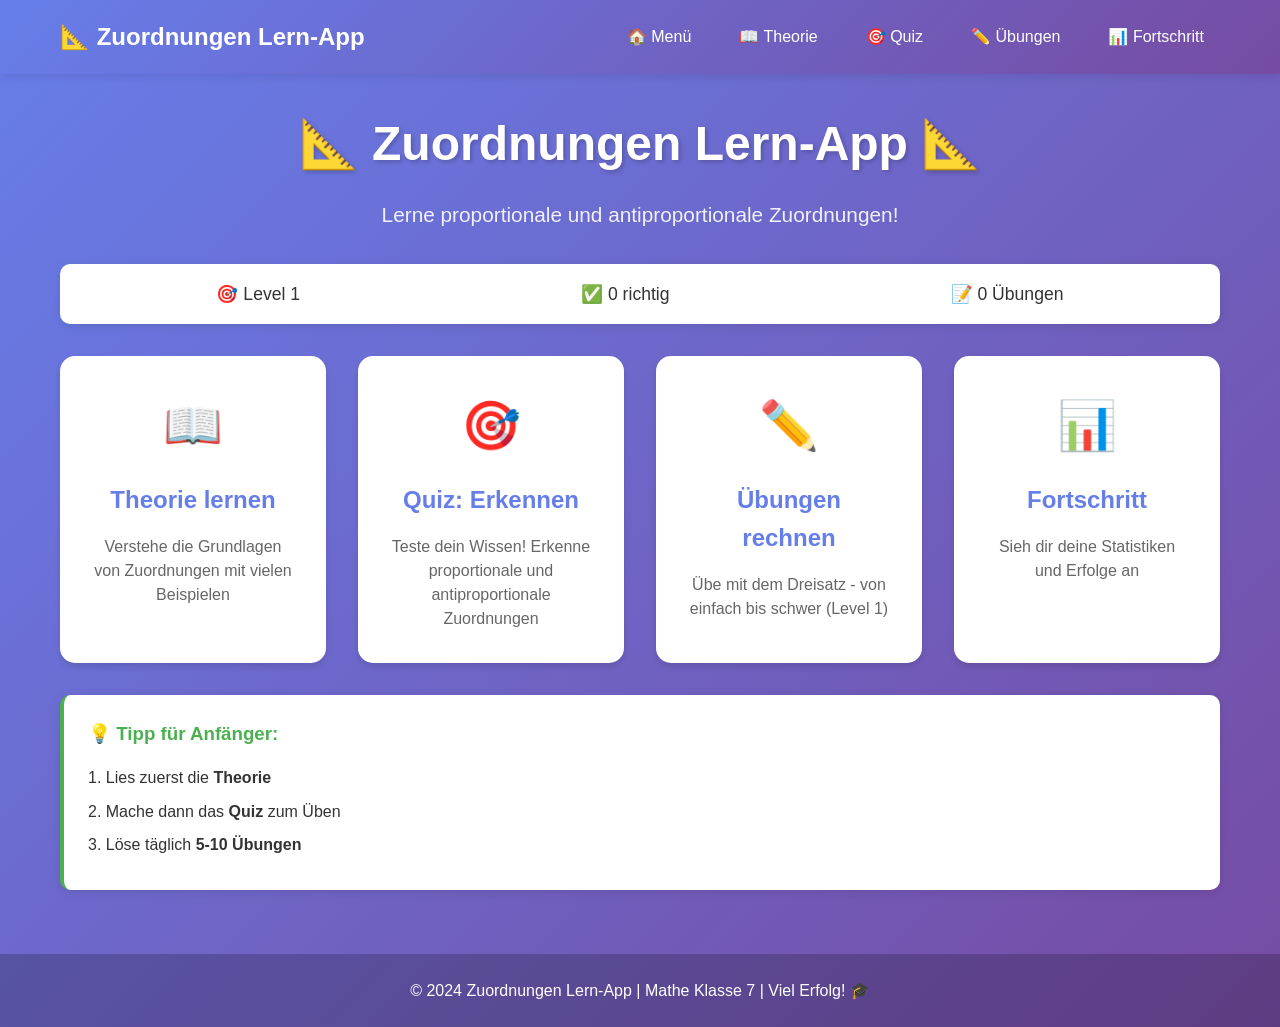
<file: index.html>
<!DOCTYPE html>
<html lang="de">
<head>
    <meta charset="UTF-8">
    <meta name="viewport" content="width=device-width, initial-scale=1.0">
    <title>📐 Zuordnungen Lern-App</title>
    <link rel="stylesheet" href="static/css/style.css">
    <style>
        /* Page Container */
        .page {
            display: none;
        }
        .page.active {
            display: block;
        }
    </style>
</head>
<body>
    <!-- Navigation -->
    <nav class="navbar">
        <div class="container">
            <div class="nav-brand">
                <a href="#" onclick="showPage('home')">📐 Zuordnungen Lern-App</a>
            </div>
            <div class="nav-links">
                <a href="#" onclick="showPage('home')" class="nav-link">🏠 Menü</a>
                <a href="#" onclick="showPage('theorie')" class="nav-link">📖 Theorie</a>
                <a href="#" onclick="showPage('quiz')" class="nav-link">🎯 Quiz</a>
                <a href="#" onclick="showPage('uebungen')" class="nav-link">✏️ Übungen</a>
                <a href="#" onclick="showPage('fortschritt')" class="nav-link">📊 Fortschritt</a>
            </div>
        </div>
    </nav>

    <main class="main-content">
        <div class="container">
            <!-- HOME PAGE -->
            <div id="home-page" class="page active">
                <div class="hero">
                    <h1 class="hero-title">📐 Zuordnungen Lern-App 📐</h1>
                    <p class="hero-subtitle">Lerne proportionale und antiproportionale Zuordnungen!</p>
                </div>

                <div class="progress-bar-container">
                    <div class="progress-info">
                        <span>🎯 Level <span id="home-level">1</span></span>
                        <span>✅ <span id="home-correct">0</span> richtig</span>
                        <span>📝 <span id="home-exercises">0</span> Übungen</span>
                    </div>
                </div>

                <div class="menu-grid">
                    <a href="#" onclick="showPage('theorie')" class="menu-card">
                        <div class="menu-icon">📖</div>
                        <h2>Theorie lernen</h2>
                        <p>Verstehe die Grundlagen von Zuordnungen mit vielen Beispielen</p>
                    </a>

                    <a href="#" onclick="showPage('quiz')" class="menu-card">
                        <div class="menu-icon">🎯</div>
                        <h2>Quiz: Erkennen</h2>
                        <p>Teste dein Wissen! Erkenne proportionale und antiproportionale Zuordnungen</p>
                        <div class="badge" id="quiz-badge" style="display:none;">Score: <span id="quiz-score-badge">0</span>/10</div>
                    </a>

                    <a href="#" onclick="showPage('uebungen')" class="menu-card">
                        <div class="menu-icon">✏️</div>
                        <h2>Übungen rechnen</h2>
                        <p>Übe mit dem Dreisatz - von einfach bis schwer (Level <span id="home-level-2">1</span>)</p>
                    </a>

                    <a href="#" onclick="showPage('fortschritt')" class="menu-card">
                        <div class="menu-icon">📊</div>
                        <h2>Fortschritt</h2>
                        <p>Sieh dir deine Statistiken und Erfolge an</p>
                    </a>
                </div>

                <div class="info-box">
                    <h3>💡 Tipp für Anfänger:</h3>
                    <p>1. Lies zuerst die <strong>Theorie</strong></p>
                    <p>2. Mache dann das <strong>Quiz</strong> zum Üben</p>
                    <p>3. Löse täglich <strong>5-10 Übungen</strong></p>
                </div>
            </div>

            <!-- THEORIE PAGE -->
            <div id="theorie-page" class="page">
                <div class="page-header">
                    <h1>📖 Theorie: Zuordnungen</h1>
                    <p>Lerne alles über proportionale und antiproportionale Zuordnungen</p>
                </div>

                <div class="tabs">
                    <button class="tab-button active" onclick="openTab(event, 'grundlagen')">1. Was ist eine Zuordnung?</button>
                    <button class="tab-button" onclick="openTab(event, 'proportional')">2. Proportional</button>
                    <button class="tab-button" onclick="openTab(event, 'antiproportional')">3. Antiproportional</button>
                    <button class="tab-button" onclick="openTab(event, 'erkennung')">4. Wie erkenne ich den Typ?</button>
                </div>

                <!-- Tab Contents (copy from theorie.html) -->
                <div id="grundlagen" class="tab-content active">
                    <h2>📌 Was ist eine Zuordnung?</h2>
                    <div class="theory-section">
                        <p><strong>Eine Zuordnung beschreibt einen Zusammenhang zwischen zwei Größen.</strong><br>
                        Einer Ausgangsgröße wird eine Zielgröße zugeordnet.</p>

                        <h3>Beispiele aus dem Alltag:</h3>
                        <ul>
                            <li>🥚 <strong>Anzahl Eier → Preis</strong><br>5 Eier kosten 2,50 €</li>
                            <li>⏱️ <strong>Arbeitszeit → Lohn</strong><br>2 Stunden Arbeit → 24 € Lohn</li>
                            <li>🚗 <strong>Geschwindigkeit → Fahrzeit</strong><br>Mit 60 km/h braucht man 2 Stunden</li>
                            <li>👷 <strong>Anzahl Arbeiter → Zeit für eine Aufgabe</strong><br>2 Arbeiter brauchen 6 Stunden</li>
                        </ul>

                        <h3>📊 Darstellung von Zuordnungen:</h3>
                        <div class="example-box">
                            <strong>Als Tabelle:</strong>
                            <table class="data-table">
                                <tr><th>Anzahl</th><th>Preis</th></tr>
                                <tr><td>1</td><td>0,50€</td></tr>
                                <tr><td>2</td><td>1,00€</td></tr>
                                <tr><td>3</td><td>1,50€</td></tr>
                            </table>
                        </div>

                        <div class="info-box">
                            <h3>💡 Wichtig:</h3>
                            <p>Es gibt zwei Haupttypen von Zuordnungen:</p>
                            <p><strong>1. PROPORTIONALE Zuordnungen</strong> → Je mehr, desto mehr!</p>
                            <p><strong>2. ANTIPROPORTIONALE Zuordnungen</strong> → Je mehr, desto weniger!</p>
                        </div>
                    </div>
                </div>

                <div id="proportional" class="tab-content">
                    <h2>📈 Proportionale Zuordnungen</h2>
                    <div class="theory-section">
                        <div class="highlight-box">
                            <h3>Definition:</h3>
                            <p>Bei einer proportionalen Zuordnung gilt:<br>
                            → Verdoppelt sich die eine Größe, verdoppelt sich auch die andere<br>
                            → Verdreifacht sich die eine Größe, verdreifacht sich auch die andere</p>
                        </div>

                        <h3>🎯 Erkennungsmerkmale:</h3>
                        <ul class="checklist">
                            <li>✓ <strong>JE MEHR, DESTO MEHR!</strong></li>
                            <li>✓ Beide Größen ändern sich in die <strong>GLEICHE</strong> Richtung</li>
                            <li>✓ Der Quotient (Verhältnis) bleibt <strong>KONSTANT</strong></li>
                        </ul>

                        <h3>📝 Beispiel: Eier kaufen</h3>
                        <div class="example-box">
                            <table class="data-table">
                                <tr><th>Anzahl</th><th>Preis</th><th>Preis/Stück</th></tr>
                                <tr><td>2</td><td>1,00€</td><td>0,50€</td></tr>
                                <tr><td>4</td><td>2,00€</td><td>0,50€</td></tr>
                                <tr><td>6</td><td>3,00€</td><td>0,50€</td></tr>
                            </table>
                            <p class="result">→ Doppelte Anzahl = doppelter Preis<br>
                            → Der Preis pro Stück bleibt gleich (0,50€)</p>
                        </div>

                        <h3>🧮 Rechenweg: Der Dreisatz</h3>
                        <div class="example-box">
                            <p><strong>Aufgabe:</strong> 5 Eier kosten 2,50€. Was kosten 7 Eier?</p>
                            <p class="step"><strong>Schritt 1:</strong> Berechne den Wert für 1 (Einheit)<br>
                            5 Eier → 2,50€<br>
                            1 Ei → 2,50€ ÷ 5 = <span class="highlight">0,50€</span></p>
                            <p class="step"><strong>Schritt 2:</strong> Multipliziere mit der gesuchten Anzahl<br>
                            1 Ei → 0,50€<br>
                            7 Eier → 0,50€ × 7 = <span class="highlight">3,50€</span></p>
                            <p class="result">✓ Antwort: 7 Eier kosten <strong>3,50€</strong></p>
                        </div>

                        <h3>📐 Formel:</h3>
                        <div class="formula-box">
                            <p><strong>y = k · x</strong></p>
                            <p>y = Zielgröße | x = Ausgangsgröße | k = Proportionalitätsfaktor</p>
                        </div>
                    </div>
                </div>

                <div id="antiproportional" class="tab-content">
                    <h2>📉 Antiproportionale Zuordnungen</h2>
                    <div class="theory-section">
                        <div class="highlight-box">
                            <h3>Definition:</h3>
                            <p>Bei einer antiproportionalen Zuordnung gilt:<br>
                            → Verdoppelt sich die eine Größe, halbiert sich die andere<br>
                            → Verdreifacht sich die eine Größe, drittelt sich die andere</p>
                        </div>

                        <h3>🎯 Erkennungsmerkmale:</h3>
                        <ul class="checklist">
                            <li>✓ <strong>JE MEHR, DESTO WENIGER!</strong></li>
                            <li>✓ Die Größen ändern sich in <strong>ENTGEGENGESETZTE</strong> Richtungen</li>
                            <li>✓ Das Produkt bleibt <strong>KONSTANT</strong></li>
                        </ul>

                        <h3>📝 Beispiel: Arbeiter und Bauzeit</h3>
                        <div class="example-box">
                            <table class="data-table">
                                <tr><th>Arbeiter</th><th>Zeit</th><th>Arbeiter × Zeit</th></tr>
                                <tr><td>2</td><td>12 Tage</td><td>24</td></tr>
                                <tr><td>4</td><td>6 Tage</td><td>24</td></tr>
                                <tr><td>6</td><td>4 Tage</td><td>24</td></tr>
                            </table>
                            <p class="result">→ Doppelte Arbeiter = halbe Zeit<br>
                            → Das Produkt (Arbeiter × Zeit) bleibt konstant!</p>
                        </div>

                        <h3>🧮 Rechenweg: Antiproportionaler Dreisatz</h3>
                        <div class="example-box">
                            <p><strong>Aufgabe:</strong> 3 Arbeiter brauchen 8 Tage. Wie lange brauchen 4 Arbeiter?</p>
                            <p class="step"><strong>Schritt 1:</strong> Berechne das konstante Produkt<br>
                            3 Arbeiter × 8 Tage = <span class="highlight">24</span></p>
                            <p class="step"><strong>Schritt 2:</strong> Teile durch die neue Anzahl<br>
                            24 ÷ 4 Arbeiter = <span class="highlight">6 Tage</span></p>
                            <p class="result">✓ Antwort: 4 Arbeiter brauchen <strong>6 Tage</strong></p>
                        </div>

                        <h3>📐 Formel:</h3>
                        <div class="formula-box">
                            <p><strong>x · y = k</strong> (konstant)</p>
                            <p>oder: <strong>y = k ÷ x</strong></p>
                        </div>
                    </div>
                </div>

                <div id="erkennung" class="tab-content">
                    <h2>🔍 Wie erkenne ich den Typ der Zuordnung?</h2>
                    <div class="theory-section">
                        <h3>📋 Methode 1: Die Frage "Je mehr, desto...?"</h3>
                        <div class="method-box">
                            <p><strong>"Wenn die erste Größe größer wird, wird dann auch die zweite größer?"</strong></p>
                            <p class="answer">✓ JA, beide werden größer → <span class="proportional">PROPORTIONAL</span></p>
                            <p class="answer">✓ NEIN, die zweite wird kleiner → <span class="antiproportional">ANTIPROPORTIONAL</span></p>
                        </div>

                        <h3>Beispiele:</h3>
                        <div class="example-box">
                            <p>🥚 Mehr Eier kaufen → höherer Preis<br>
                            → Beide größer → <span class="proportional">PROPORTIONAL ✓</span></p>
                            <p>👷 Mehr Arbeiter → weniger Zeit<br>
                            → Eine größer, andere kleiner → <span class="antiproportional">ANTIPROPORTIONAL ✓</span></p>
                        </div>

                        <h3>📊 Methode 2: Tabelle prüfen</h3>
                        <div class="method-box">
                            <p><strong>PROPORTIONAL:</strong> Quotient bilden → Ist er immer gleich?</p>
                            <p><strong>ANTIPROPORTIONAL:</strong> Produkt bilden → Ist es immer gleich?</p>
                        </div>

                        <h3>🎯 Methode 3: Verdoppelungstest</h3>
                        <div class="method-box">
                            <p>Verdopple die erste Größe:</p>
                            <p class="answer">✓ Zweite verdoppelt sich → <span class="proportional">PROPORTIONAL</span></p>
                            <p class="answer">✓ Zweite halbiert sich → <span class="antiproportional">ANTIPROPORTIONAL</span></p>
                        </div>
                    </div>
                </div>

                <div class="action-buttons">
                    <button class="btn btn-primary" onclick="showPage('quiz')">Weiter zum Quiz 🎯</button>
                    <button class="btn btn-secondary" onclick="showPage('home')">Zurück zum Menü</button>
                </div>
            </div>

            <!-- QUIZ, UEBUNGEN, FORTSCHRITT pages will be added in the JavaScript below -->
            <div id="quiz-page" class="page"></div>
            <div id="uebungen-page" class="page"></div>
            <div id="fortschritt-page" class="page"></div>
        </div>
    </main>

    <footer class="footer">
        <div class="container">
            <p>&copy; 2024 Zuordnungen Lern-App | Mathe Klasse 7 | Viel Erfolg! 🎓</p>
        </div>
    </footer>

    <script src="app.js"></script>
</body>
</html>
</file>
<file: static/css/style.css>
/* ===== Globale Styles ===== */
* {
    margin: 0;
    padding: 0;
    box-sizing: border-box;
}

body {
    font-family: 'Segoe UI', Tahoma, Geneva, Verdana, sans-serif;
    background: linear-gradient(135deg, #667eea 0%, #764ba2 100%);
    min-height: 100vh;
    line-height: 1.6;
}

.container {
    max-width: 1200px;
    margin: 0 auto;
    padding: 0 20px;
}

/* Navigation */
.navbar {
    background: linear-gradient(135deg, #667eea 0%, #764ba2 100%);
    padding: 1rem 0;
    box-shadow: 0 2px 10px rgba(0,0,0,0.1);
}

.navbar .container {
    display: flex;
    justify-content: space-between;
    align-items: center;
    max-width: 1200px;
    margin: 0 auto;
    padding: 0 20px;
}

.nav-brand a {
    color: white;
    text-decoration: none;
    font-size: 1.5rem;
    font-weight: bold;
}

.nav-links {
    display: flex;
    gap: 1rem;
}

.nav-link {
    color: white;
    text-decoration: none;
    padding: 0.5rem 1rem;
    border-radius: 5px;
    transition: background-color 0.3s;
}

.nav-link:hover {
    background-color: rgba(255, 255, 255, 0.1);
}

/* Main Content */
.main-content {
    min-height: calc(100vh - 180px);
    padding: 2rem 0;
}

/* Hero Section */
.hero {
    text-align: center;
    color: white;
    margin-bottom: 2rem;
}

.hero-title {
    font-size: 3rem;
    margin-bottom: 1rem;
    text-shadow: 2px 2px 4px rgba(0,0,0,0.2);
}

.hero-subtitle {
    font-size: 1.3rem;
    opacity: 0.9;
}

/* Progress Bar */
.progress-bar-container {
    background: white;
    border-radius: 10px;
    padding: 1rem;
    margin-bottom: 2rem;
    box-shadow: 0 2px 10px rgba(0,0,0,0.1);
}

.progress-info {
    display: flex;
    justify-content: space-around;
    font-size: 1.1rem;
    font-weight: 500;
    color: #333;
}

/* Menu Grid */
.menu-grid {
    display: grid;
    grid-template-columns: repeat(auto-fit, minmax(250px, 1fr));
    gap: 2rem;
    margin-bottom: 2rem;
}

.menu-card {
    background: white;
    border-radius: 15px;
    padding: 2rem;
    text-align: center;
    text-decoration: none;
    color: #333;
    transition: transform 0.3s, box-shadow 0.3s;
    box-shadow: 0 4px 6px rgba(0,0,0,0.1);
    position: relative;
}

.menu-card:hover {
    transform: translateY(-5px);
    box-shadow: 0 8px 15px rgba(0,0,0,0.2);
}

.menu-icon {
    font-size: 3rem;
    margin-bottom: 1rem;
}

.menu-card h2 {
    font-size: 1.5rem;
    margin-bottom: 1rem;
    color: #667eea;
}

.menu-card p {
    color: #666;
    line-height: 1.5;
}

.badge {
    position: absolute;
    top: 10px;
    right: 10px;
    background: #4CAF50;
    color: white;
    padding: 0.3rem 0.8rem;
    border-radius: 20px;
    font-size: 0.9rem;
}

/* Info Box */
.info-box {
    background: white;
    border-radius: 10px;
    padding: 1.5rem;
    box-shadow: 0 2px 10px rgba(0,0,0,0.1);
    border-left: 4px solid #4CAF50;
}

.info-box h3 {
    color: #4CAF50;
    margin-bottom: 1rem;
}

.info-box p {
    margin: 0.5rem 0;
    color: #333;
}

/* Page Header */
.page-header {
    text-align: center;
    color: white;
    margin-bottom: 2rem;
}

.page-header h1 {
    font-size: 2.5rem;
    margin-bottom: 0.5rem;
}

.page-header p {
    font-size: 1.2rem;
    opacity: 0.9;
}

/* Tabs */
.tabs {
    display: flex;
    gap: 0.5rem;
    margin-bottom: 2rem;
    flex-wrap: wrap;
}

.tab-button {
    background: white;
    border: none;
    padding: 1rem 1.5rem;
    border-radius: 10px 10px 0 0;
    cursor: pointer;
    font-size: 1rem;
    transition: background-color 0.3s;
}

.tab-button:hover {
    background: #f0f0f0;
}

.tab-button.active {
    background: #667eea;
    color: white;
}

.tab-content {
    display: none;
    background: white;
    padding: 2rem;
    border-radius: 10px;
    box-shadow: 0 2px 10px rgba(0,0,0,0.1);
}

.tab-content.active {
    display: block;
}

/* Theory Sections */
.theory-section {
    color: #333;
}

.theory-section h2 {
    color: #667eea;
    margin-bottom: 1rem;
}

.theory-section h3 {
    color: #764ba2;
    margin-top: 1.5rem;
    margin-bottom: 1rem;
}

.theory-section ul {
    margin-left: 2rem;
    margin-bottom: 1rem;
}

.theory-section li {
    margin: 0.5rem 0;
}

.highlight-box {
    background: #e8f4f8;
    border-left: 4px solid #2196F3;
    padding: 1rem;
    margin: 1rem 0;
    border-radius: 5px;
}

.example-box {
    background: #f9f9f9;
    border: 2px solid #ddd;
    padding: 1rem;
    margin: 1rem 0;
    border-radius: 5px;
}

.formula-box {
    background: #fff3cd;
    border: 2px solid #ffc107;
    padding: 1rem;
    margin: 1rem 0;
    border-radius: 5px;
    text-align: center;
}

.formula-box strong {
    font-size: 1.3rem;
    color: #856404;
}

.method-box {
    background: #e7f3ff;
    border-left: 4px solid #2196F3;
    padding: 1rem;
    margin: 1rem 0;
    border-radius: 5px;
}

.comparison-box {
    display: grid;
    grid-template-columns: 1fr 1fr;
    gap: 1rem;
    margin: 1rem 0;
}

.comparison-item {
    background: #f0f0f0;
    padding: 1rem;
    border-radius: 5px;
}

.comparison-item h4 {
    color: #667eea;
    margin-bottom: 0.5rem;
}

.checklist-box {
    background: #e8f5e9;
    border-left: 4px solid #4CAF50;
    padding: 1rem;
    margin: 1rem 0;
    border-radius: 5px;
}

.data-table {
    width: 100%;
    border-collapse: collapse;
    margin: 1rem 0;
}

.data-table th,
.data-table td {
    padding: 0.8rem;
    border: 1px solid #ddd;
    text-align: center;
}

.data-table th {
    background: #667eea;
    color: white;
}

.step {
    margin: 1rem 0;
    padding-left: 1rem;
}

.result {
    font-weight: bold;
    color: #4CAF50;
    margin-top: 1rem;
}

.highlight {
    background: #ffeb3b;
    padding: 0.2rem 0.4rem;
    border-radius: 3px;
}

.proportional {
    color: #4CAF50;
    font-weight: bold;
}

.antiproportional {
    color: #2196F3;
    font-weight: bold;
}

.answer {
    margin: 0.5rem 0;
}

.checklist {
    list-style: none;
    margin-left: 0;
}

.checklist li {
    padding: 0.5rem 0;
    font-size: 1.05rem;
}

/* Quiz Styles */
.quiz-header {
    display: flex;
    justify-content: space-between;
    background: white;
    padding: 1rem;
    border-radius: 10px;
    margin-bottom: 2rem;
    box-shadow: 0 2px 10px rgba(0,0,0,0.1);
}

.quiz-progress,
.quiz-score {
    font-size: 1.2rem;
    font-weight: bold;
    color: #667eea;
}

.question-box {
    background: white;
    padding: 2rem;
    border-radius: 10px;
    margin-bottom: 2rem;
    box-shadow: 0 2px 10px rgba(0,0,0,0.1);
    font-size: 1.2rem;
    line-height: 1.8;
    color: #333;
}

.answer-buttons {
    display: flex;
    gap: 1rem;
    justify-content: center;
    flex-wrap: wrap;
}

.btn-answer {
    flex: 1;
    min-width: 200px;
}

.result-container {
    background: white;
    padding: 2rem;
    border-radius: 10px;
    box-shadow: 0 2px 10px rgba(0,0,0,0.1);
}

.result-message {
    font-size: 1.5rem;
    padding: 1rem;
    border-radius: 5px;
    margin-bottom: 1rem;
}

.result-message.correct {
    background: #d4edda;
    color: #155724;
    border-left: 4px solid #28a745;
}

.result-message.incorrect {
    background: #f8d7da;
    color: #721c24;
    border-left: 4px solid #dc3545;
}

.explanation {
    background: #f9f9f9;
    padding: 1.5rem;
    border-radius: 5px;
    margin: 1rem 0;
    line-height: 1.8;
}

.final-result {
    background: white;
    padding: 3rem;
    border-radius: 10px;
    text-align: center;
    box-shadow: 0 2px 10px rgba(0,0,0,0.1);
}

.final-result h2 {
    color: #667eea;
    margin-bottom: 2rem;
}

.score-display {
    margin: 2rem 0;
}

.score-number {
    font-size: 4rem;
    font-weight: bold;
    color: #667eea;
}

.score-label {
    font-size: 1.5rem;
    color: #666;
}

.rating {
    margin: 2rem 0;
    font-size: 1.3rem;
}

.rating-excellent { color: #4CAF50; font-weight: bold; }
.rating-good { color: #2196F3; font-weight: bold; }
.rating-ok { color: #FF9800; font-weight: bold; }
.rating-practice { color: #f44336; font-weight: bold; }

/* Exercise Styles */
.level-display {
    background: white;
    padding: 1rem;
    border-radius: 10px;
    margin-bottom: 2rem;
    display: flex;
    justify-content: space-between;
    align-items: center;
    box-shadow: 0 2px 10px rgba(0,0,0,0.1);
}

.level-badge {
    background: #667eea;
    color: white;
    padding: 0.5rem 1rem;
    border-radius: 20px;
    font-size: 1.2rem;
    font-weight: bold;
}

.level-info {
    color: #666;
    font-size: 0.95rem;
}

.exercise-box {
    background: white;
    padding: 2rem;
    border-radius: 10px;
    margin-bottom: 2rem;
    box-shadow: 0 2px 10px rgba(0,0,0,0.1);
    font-size: 1.2rem;
    line-height: 1.8;
    color: #333;
}

.answer-form {
    background: white;
    padding: 2rem;
    border-radius: 10px;
    box-shadow: 0 2px 10px rgba(0,0,0,0.1);
}

.answer-form label {
    display: block;
    margin-bottom: 0.5rem;
    font-weight: bold;
    color: #333;
}

.input-group {
    display: flex;
    gap: 1rem;
    align-items: center;
    margin-bottom: 1.5rem;
}

.input-group input {
    flex: 1;
    padding: 0.8rem;
    font-size: 1.1rem;
    border: 2px solid #ddd;
    border-radius: 5px;
}

.input-group input:focus {
    outline: none;
    border-color: #667eea;
}

.input-group span {
    font-size: 1.1rem;
    font-weight: bold;
    color: #667eea;
}

.solution-display {
    background: #f9f9f9;
    padding: 1.5rem;
    border-radius: 5px;
    margin: 1rem 0;
    line-height: 1.8;
}

.solution-display h3 {
    color: #667eea;
    margin-bottom: 1rem;
}

.level-change-message {
    padding: 1rem;
    border-radius: 5px;
    margin: 1rem 0;
    font-size: 1.1rem;
    text-align: center;
}

.level-change-message.level-up {
    background: #d4edda;
    color: #155724;
    border-left: 4px solid #28a745;
}

.level-change-message.level-down {
    background: #fff3cd;
    color: #856404;
    border-left: 4px solid #ffc107;
}

/* Progress Styles */
.stats-grid {
    display: grid;
    grid-template-columns: repeat(auto-fit, minmax(250px, 1fr));
    gap: 1.5rem;
    margin-bottom: 2rem;
}

.stat-card {
    background: white;
    padding: 2rem;
    border-radius: 10px;
    text-align: center;
    box-shadow: 0 2px 10px rgba(0,0,0,0.1);
    border: 3px solid transparent;
    transition: transform 0.3s;
}

.stat-card:hover {
    transform: translateY(-5px);
}

.stat-icon {
    font-size: 2.5rem;
    margin-bottom: 1rem;
}

.stat-value {
    font-size: 2.5rem;
    font-weight: bold;
    color: #667eea;
    margin-bottom: 0.5rem;
}

.stat-label {
    font-size: 1.1rem;
    color: #666;
    font-weight: 500;
}

.stat-sublabel {
    font-size: 0.9rem;
    color: #999;
}

.motivation-message {
    background: white;
    padding: 2rem;
    border-radius: 10px;
    text-align: center;
    font-size: 1.5rem;
    font-weight: bold;
    margin-bottom: 2rem;
    box-shadow: 0 2px 10px rgba(0,0,0,0.1);
}

.motivation-message.excellent { color: #4CAF50; }
.motivation-message.good { color: #2196F3; }
.motivation-message.ok { color: #FF9800; }
.motivation-message.start { color: #667eea; }

.progress-details {
    background: white;
    padding: 2rem;
    border-radius: 10px;
    margin-bottom: 2rem;
    box-shadow: 0 2px 10px rgba(0,0,0,0.1);
}

.progress-details h2 {
    color: #667eea;
    margin-bottom: 1.5rem;
}

.level-progress {
    display: flex;
    flex-direction: column;
    gap: 1rem;
}

.level-item {
    display: flex;
    gap: 1rem;
    padding: 1rem;
    border-radius: 5px;
    background: #f9f9f9;
    border-left: 4px solid #ddd;
}

.level-item.completed {
    background: #e8f5e9;
    border-left-color: #4CAF50;
}

.level-number {
    width: 40px;
    height: 40px;
    background: #ddd;
    color: white;
    border-radius: 50%;
    display: flex;
    align-items: center;
    justify-content: center;
    font-weight: bold;
    font-size: 1.2rem;
}

.level-item.completed .level-number {
    background: #4CAF50;
}

.level-description strong {
    color: #333;
}

.level-description p {
    color: #666;
    margin-top: 0.3rem;
}

/* Buttons */
.button-group {
    display: flex;
    gap: 1rem;
    flex-wrap: wrap;
}

.btn {
    padding: 0.8rem 2rem;
    font-size: 1.1rem;
    border: none;
    border-radius: 5px;
    cursor: pointer;
    text-decoration: none;
    display: inline-block;
    text-align: center;
    transition: transform 0.2s, box-shadow 0.2s;
    font-weight: 500;
}

.btn:hover {
    transform: translateY(-2px);
    box-shadow: 0 4px 8px rgba(0,0,0,0.2);
}

.btn-primary {
    background: #667eea;
    color: white;
}

.btn-success {
    background: #4CAF50;
    color: white;
}

.btn-info {
    background: #2196F3;
    color: white;
}

.btn-secondary {
    background: #6c757d;
    color: white;
}

.btn-danger {
    background: #dc3545;
    color: white;
}

.action-buttons {
    display: flex;
    gap: 1rem;
    justify-content: center;
    margin-top: 2rem;
    flex-wrap: wrap;
}

/* Footer */
.footer {
    background: rgba(0,0,0,0.2);
    color: white;
    text-align: center;
    padding: 1.5rem 0;
    margin-top: 2rem;
}

/* Responsive */
@media (max-width: 768px) {
    .nav-links {
        flex-direction: column;
        gap: 0.5rem;
    }

    .hero-title {
        font-size: 2rem;
    }

    .menu-grid {
        grid-template-columns: 1fr;
    }

    .comparison-box {
        grid-template-columns: 1fr;
    }

    .answer-buttons {
        flex-direction: column;
    }

    .btn-answer {
        min-width: auto;
    }

    .tabs {
        flex-direction: column;
    }

    .tab-button {
        border-radius: 5px;
    }
}
</file>
